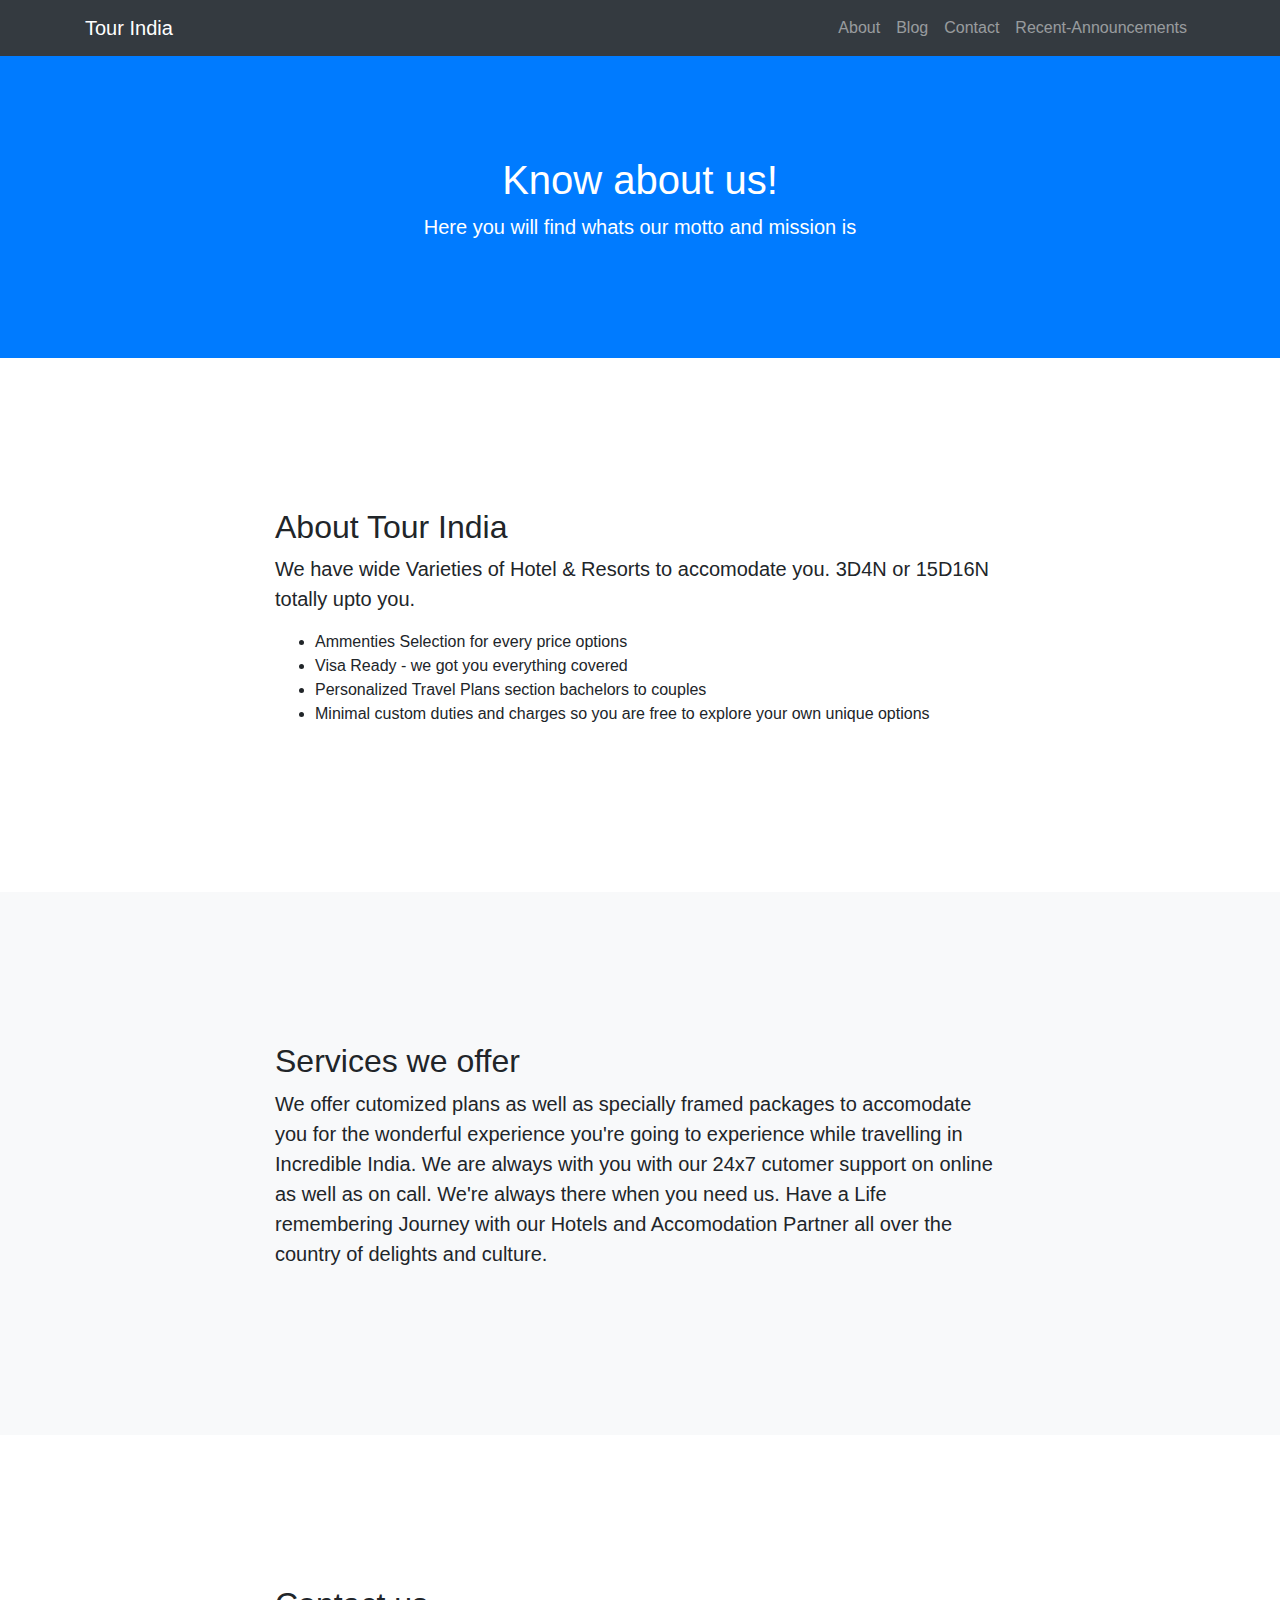
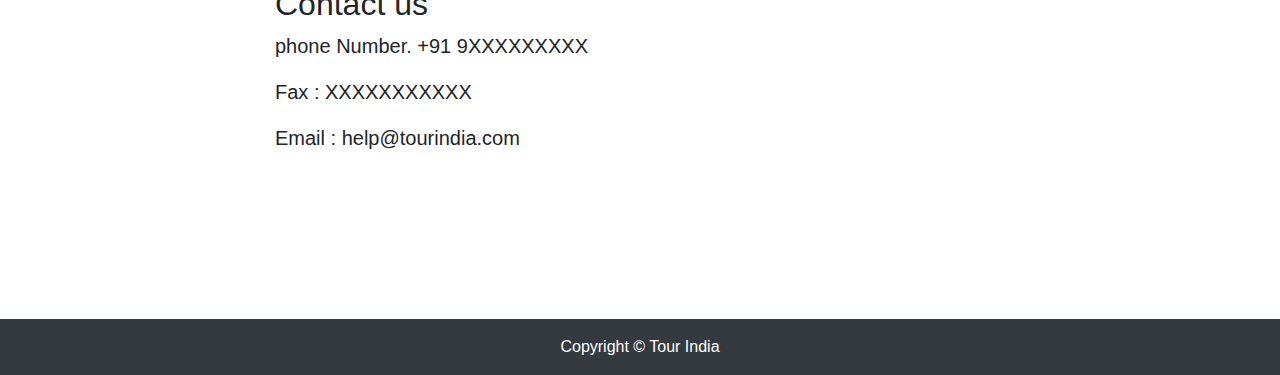
<file: Pages-inside/About.html>
<!DOCTYPE html>
<html lang="en">

<head>

  <meta charset="utf-8">
  <meta name="viewport" content="width=device-width, initial-scale=1, shrink-to-fit=no">
  <meta name="description" content="">
  <meta name="author" content="">

  <title>About Us - Tour India</title>

  <!-- Bootstrap core CSS -->
  <link href="./bootstrap/css/bootstrap.min.css" rel="stylesheet">

  <!-- Custom styles for this template -->
  <link href="css/scrolling-nav.css" rel="stylesheet">

</head>

<body id="page-top">

  <!-- Navigation -->
  <nav class="navbar navbar-expand-lg navbar-dark bg-dark fixed-top" id="mainNav">
    <div class="container">
      <a class="navbar-brand js-scroll-trigger" href="#page-top">Tour India</a>
      <button class="navbar-toggler navbar-toggler-right" type="button" data-toggle="collapse" data-target="#navbarResponsive" aria-controls="navbarResponsive" aria-expanded="false" aria-label="Toggle navigation">
        <span class="navbar-toggler-icon"></span>
      </button>
      <div class="collapse navbar-collapse " id="navbarResponsive">
        <ul class="navbar-nav ml-auto">
          <li class="nav-item">
            <a class="nav-link js-scroll-trigger" href="#about">About</a>
          </li>
          <li class="nav-item">
            <a class="nav-link js-scroll-trigger" href="blog.html">Blog</a>
          </li>
          <li class="nav-item">
            <a class="nav-link js-scroll-trigger" href="#contact">Contact</a>
          </li>
            <li class="nav-item">
            <a class="nav-link js-scroll-trigger" href="Recent-Announcement.html" target="_blank">Recent-Announcements</a>
          </li>
        </ul>
      </div>
    </div>
  </nav>

  <header class="bg-primary text-white">
    <div class="container text-center">
      <h1>Know about us!</h1>
      <p class="lead">Here you will find whats our motto and mission is</p>
    </div>
  </header>

  <section id="about">
    <div class="container">
      <div class="row">
        <div class="col-lg-8 mx-auto">
          <h2>About Tour India</h2>
          <p class="lead">We have wide Varieties of Hotel & Resorts to accomodate you. 3D4N or 15D16N totally upto you.</p>
          <ul>
            <li>Ammenties Selection for every price options</li>
            <li>Visa Ready - we got you everything covered</li>
            <li>Personalized Travel Plans section bachelors to couples</li>
            <li>Minimal custom duties and charges so you are free to explore your own unique options</li>
          </ul>
        </div>
      </div>
    </div>
  </section>

  <section id="services" class="bg-light">
    <div class="container">
      <div class="row">
        <div class="col-lg-8 mx-auto">
          <h2>Services we offer</h2>
          <p class="lead">We offer cutomized plans as well as specially framed packages to accomodate you for the wonderful experience you're going to experience while travelling in Incredible India. We are always with you with our 24x7 cutomer support on online as well as on call. We're always there when you need us. Have a Life remembering Journey with our Hotels and Accomodation Partner all over the country of delights and culture.</p>
        </div>
      </div>
    </div>
  </section>

  <section id="contact">
    <div class="container">
      <div class="row">
        <div class="col-lg-8 mx-auto">
          <h2>Contact us</h2>
            <p class="lead">phone Number. +91 9XXXXXXXXX</p>
            <p class="lead">Fax : XXXXXXXXXXX</p>
            <p class="lead">Email : help@tourindia.com</p>
        </div>
      </div>
    </div>
  </section>

  <!-- Footer -->
  <footer class="py-3 bg-dark">
    <div class="container">
      <p class="m-0 text-center text-white">Copyright &copy; Tour India</p>
    </div>
  </footer>



</body>

</html>
</file>
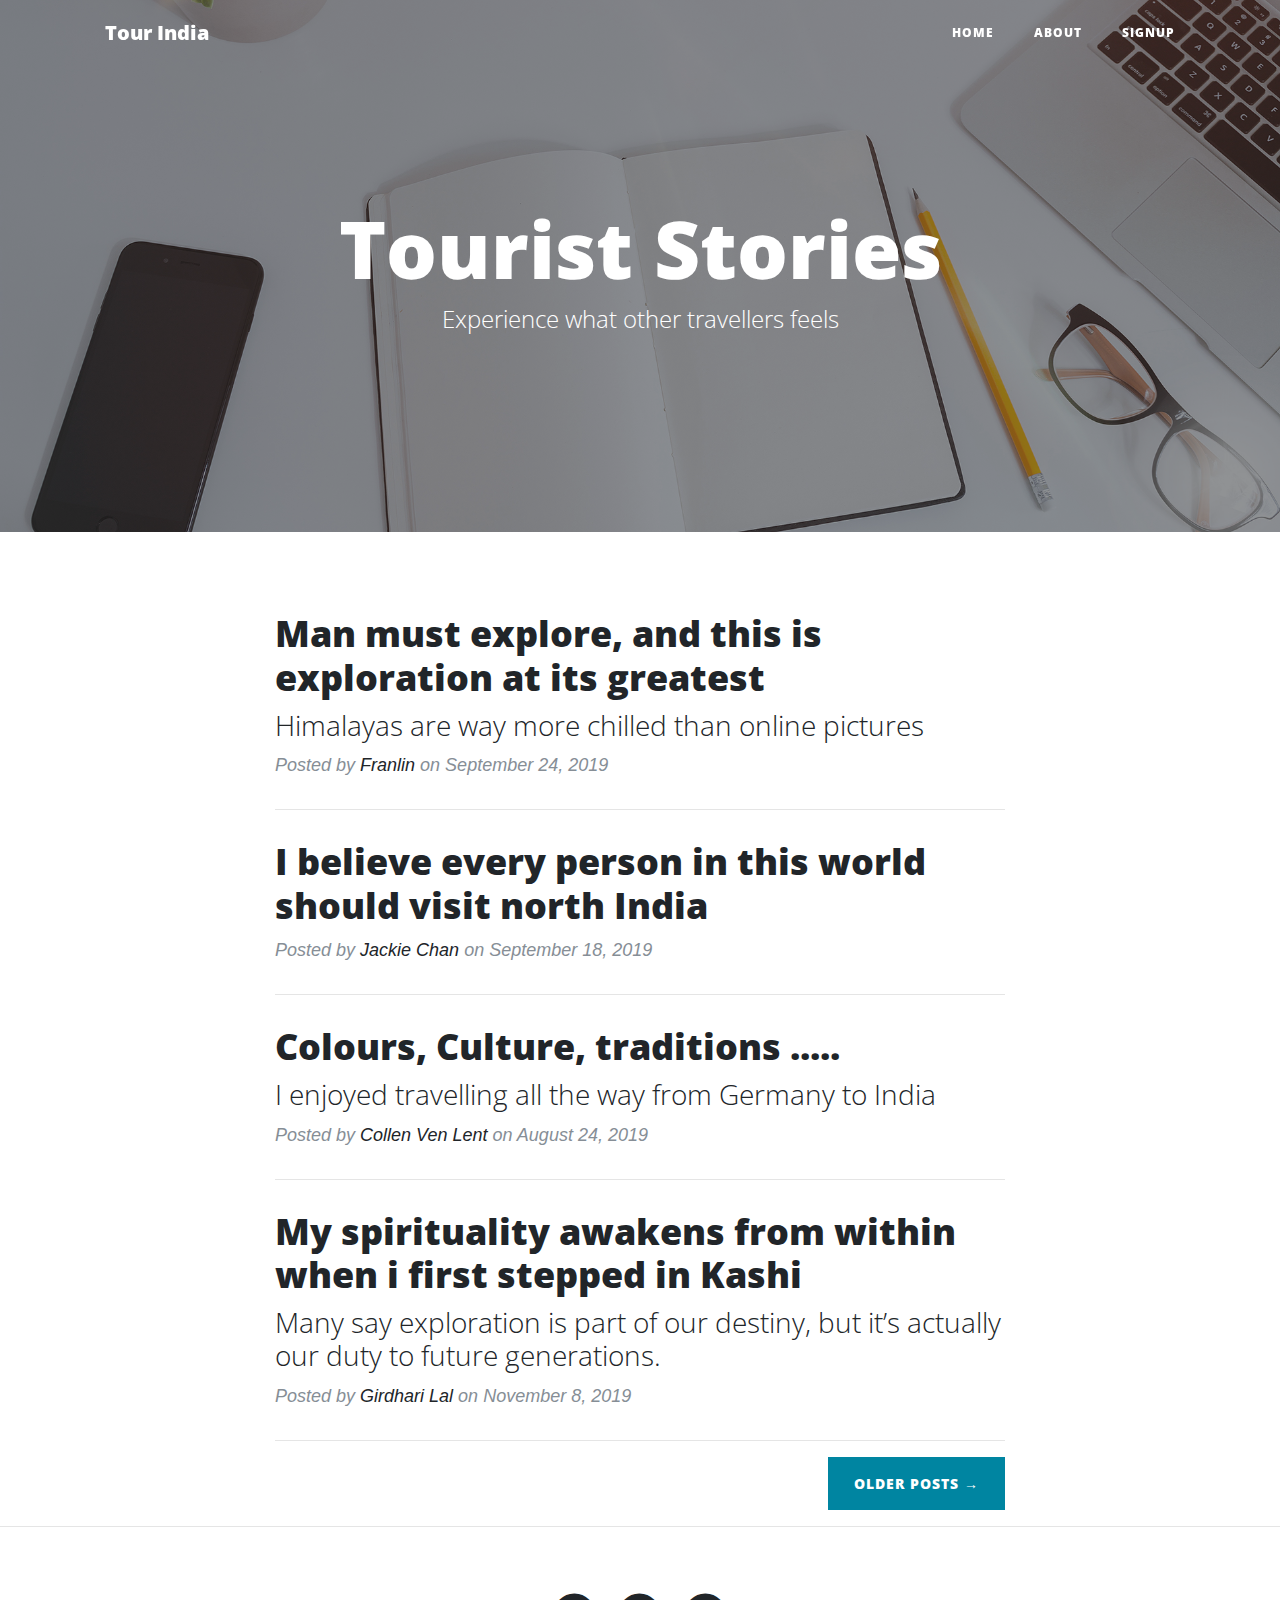
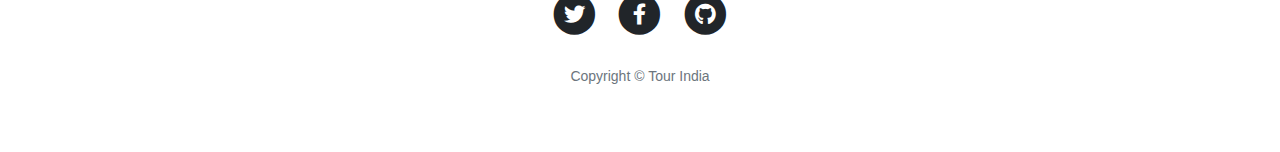
<file: Pages-inside/blog.html>
<!DOCTYPE html>
<html lang="en">

<head>

  <meta charset="utf-8">
  <meta name="viewport" content="width=device-width, initial-scale=1, shrink-to-fit=no">
  <meta name="description" content="">
  <meta name="author" content="">

  <title>Tour India</title>

  <!-- Bootstrap core CSS -->
  <link href="vendor/bootstrap/css/bootstrap.min.css" rel="stylesheet">

  <!-- Custom fonts for this template -->
  <link href="vendor/fontawesome-free/css/all.min.css" rel="stylesheet" type="text/css">
  <link href='https://fonts.googleapis.com/css?family=Lora:400,700,400italic,700italic' rel='stylesheet' type='text/css'>
  <link href='https://fonts.googleapis.com/css?family=Open+Sans:300italic,400italic,600italic,700italic,800italic,400,300,600,700,800' rel='stylesheet' type='text/css'>

  <!-- Custom styles for this template -->
  <link href="css/clean-blog.min.css" rel="stylesheet">

</head>

<body>

  <!-- Navigation -->
  <nav class="navbar navbar-expand-lg navbar-light fixed-top" id="mainNav">
    <div class="container">
      <a class="navbar-brand" href="index.html">Tour India</a>
      <button class="navbar-toggler navbar-toggler-right" type="button" data-toggle="collapse" data-target="#navbarResponsive" aria-controls="navbarResponsive" aria-expanded="false" aria-label="Toggle navigation">
        Menu
        <i class="fas fa-bars"></i>
      </button>
      <div class="collapse navbar-collapse" id="navbarResponsive">
        <ul class="navbar-nav ml-auto">
          <li class="nav-item">
            <a class="nav-link" href="#">Home</a>
          </li>
          <li class="nav-item">
            <a class="nav-link" href="About.html">About</a>
          </li>
            <li class="nav-item">
            <a class="nav-link" href="SignUp.html">SignUp</a>
          </li>
        </ul>
      </div>
    </div>
  </nav>

  <!-- Page Header -->
  <header class="masthead" style="background-image: url('img/home-bg.jpg')">
    <div class="overlay"></div>
    <div class="container">
      <div class="row">
        <div class="col-lg-8 col-md-10 mx-auto">
          <div class="site-heading">
            <h1>Tourist Stories</h1>
            <span class="subheading">Experience what other travellers feels</span>
          </div>
        </div>
      </div>
    </div>
  </header>

  <!-- Main Content -->
  <div class="container">
    <div class="row">
      <div class="col-lg-8 col-md-10 mx-auto">
        <div class="post-preview">
          <a href="#">
            <h2 class="post-title">
              Man must explore, and this is exploration at its greatest
            </h2>
            <h3 class="post-subtitle">
              Himalayas are way more chilled than online pictures
            </h3>
          </a>
          <p class="post-meta">Posted by
            <a href="#">Franlin</a>
            on September 24, 2019</p>
        </div>
        <hr>
        <div class="post-preview">
          <a href="#">
            <h2 class="post-title">
              I believe every person in this world should visit north India
            </h2>
          </a>
          <p class="post-meta">Posted by
            <a href="#">Jackie Chan</a>
            on September 18, 2019</p>
        </div>
        <hr>
        <div class="post-preview">
          <a href="#">
            <h2 class="post-title">
              Colours, Culture, traditions .....
            </h2>
            <h3 class="post-subtitle">
              I enjoyed travelling all the way from Germany to India
            </h3>
          </a>
          <p class="post-meta">Posted by
            <a href="#">Collen Ven Lent</a>
            on August 24, 2019</p>
        </div>
        <hr>
        <div class="post-preview">
          <a href="#">
            <h2 class="post-title">
              My spirituality awakens from within when i first stepped in Kashi
            </h2>
            <h3 class="post-subtitle">
              Many say exploration is part of our destiny, but it’s actually our duty to future generations.
            </h3>
          </a>
          <p class="post-meta">Posted by
            <a href="#">Girdhari Lal</a>
            on November 8, 2019</p>
        </div>
        <hr>
        <!-- Pager -->
        <div class="clearfix">
          <a class="btn btn-primary float-right" href="#">Older Posts &rarr;</a>
        </div>
      </div>
    </div>
  </div>

  <hr>

  <!-- Footer -->
  <footer>
    <div class="container">
      <div class="row">
        <div class="col-lg-8 col-md-10 mx-auto">
          <ul class="list-inline text-center">
            <li class="list-inline-item">
              <a href="#">
                <span class="fa-stack fa-lg">
                  <i class="fas fa-circle fa-stack-2x"></i>
                  <i class="fab fa-twitter fa-stack-1x fa-inverse"></i>
                </span>
              </a>
            </li>
            <li class="list-inline-item">
              <a href="#">
                <span class="fa-stack fa-lg">
                  <i class="fas fa-circle fa-stack-2x"></i>
                  <i class="fab fa-facebook-f fa-stack-1x fa-inverse"></i>
                </span>
              </a>
            </li>
            <li class="list-inline-item">
              <a href="#">
                <span class="fa-stack fa-lg">
                  <i class="fas fa-circle fa-stack-2x"></i>
                  <i class="fab fa-github fa-stack-1x fa-inverse"></i>
                </span>
              </a>
            </li>
          </ul>
          <p class="copyright text-muted">Copyright &copy; Tour India</p>
        </div>
      </div>
    </div>
  </footer>

  <!-- Bootstrap core JavaScript -->
  <script src="vendor/jquery/jquery.min.js"></script>
  <script src="vendor/bootstrap/js/bootstrap.bundle.min.js"></script>

  <!-- Custom scripts for this template -->
  <script src="js/clean-blog.min.js"></script>

</body>

</html>
</file>
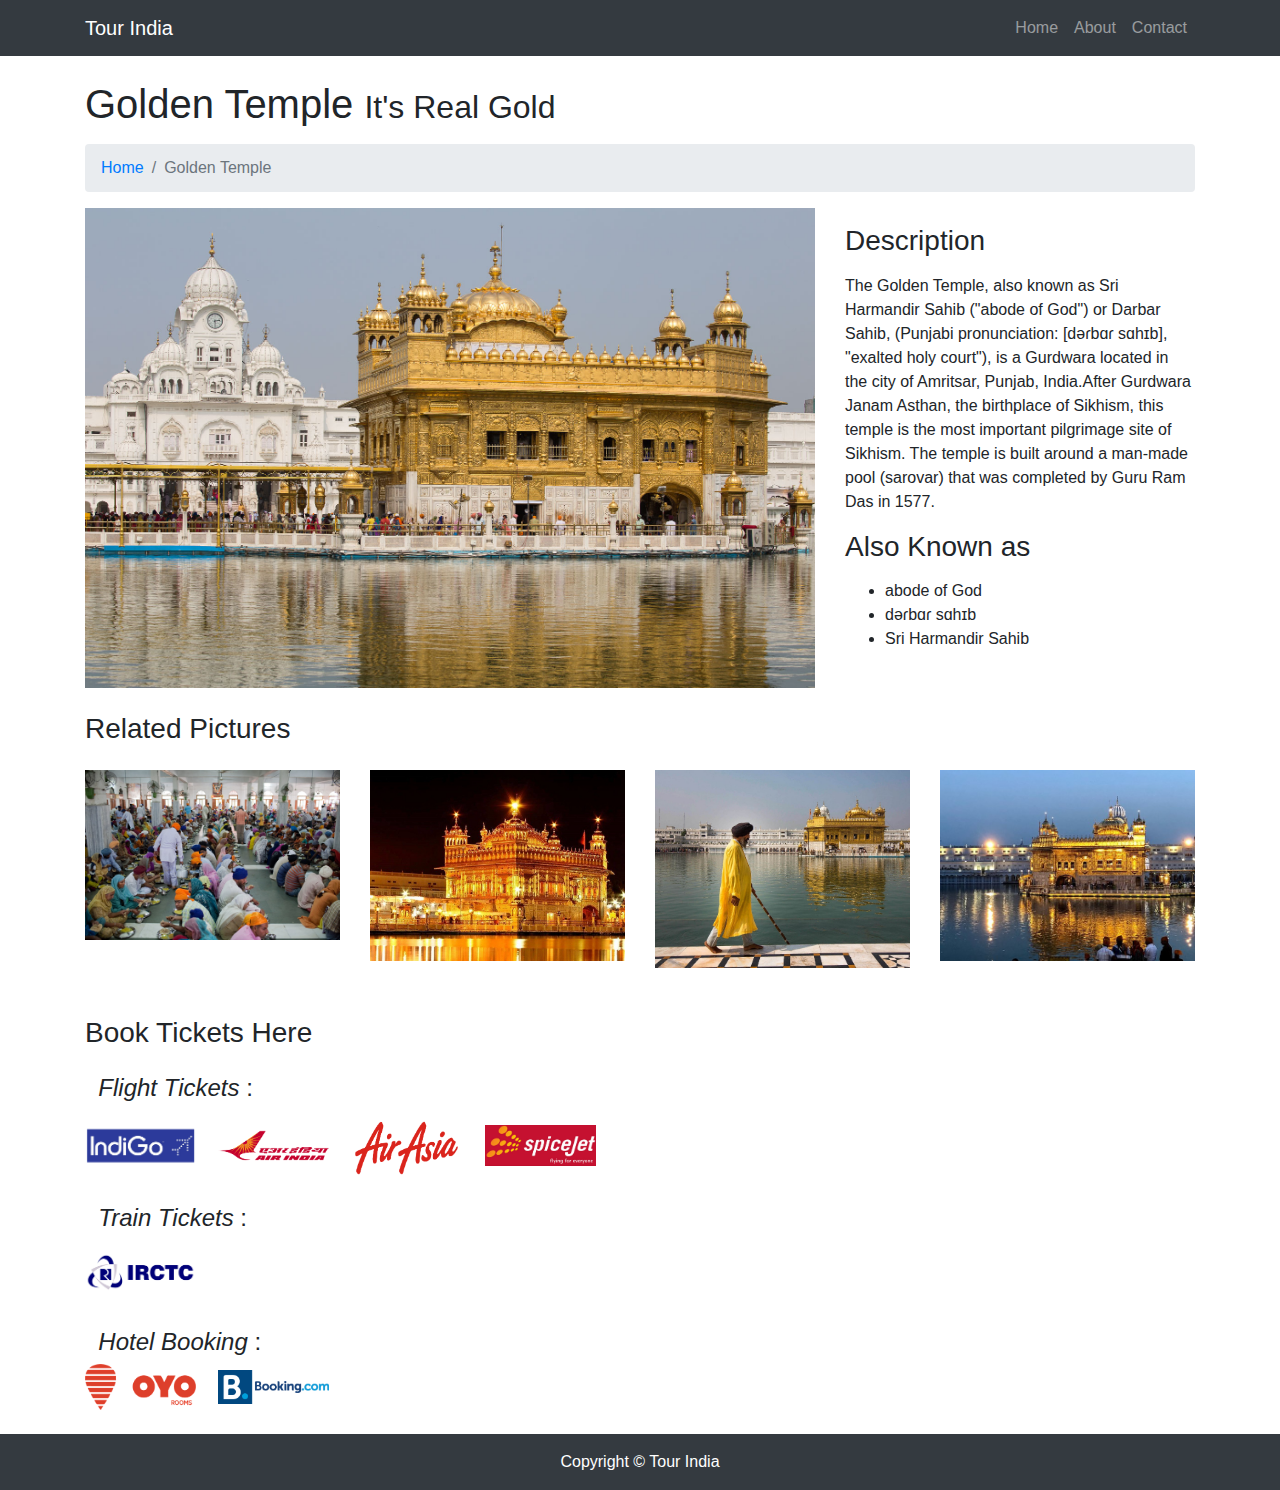
<file: Pages-inside/GoldenTemple-Info.html>
<!DOCTYPE html>
<html lang="en">

<head>

  <meta charset="utf-8">
  <meta name="viewport" content="width=device-width, initial-scale=1, shrink-to-fit=no">
  <meta name="description" content="">
  <meta name="author" content="">

  <title>Tour India</title>

  <!-- Bootstrap core CSS -->
  <link href="vendor/bootstrap/css/bootstrap.min.css" rel="stylesheet">

  <!-- Custom styles for this template -->
  <link href="css/goldentemple.css" rel="stylesheet">

</head>

<body>

  <!-- Navigation -->
  <nav class="navbar fixed-top navbar-expand-lg navbar-dark bg-dark fixed-top">
    <div class="container">
      <a class="navbar-brand" href="index.html">Tour India</a>
      <button class="navbar-toggler navbar-toggler-right" type="button" data-toggle="collapse" data-target="#navbarResponsive" aria-controls="navbarResponsive" aria-expanded="false" aria-label="Toggle navigation">
        <span class="navbar-toggler-icon"></span>
      </button>
      <div class="collapse navbar-collapse" id="navbarResponsive">
        <ul class="navbar-nav ml-auto">
          <li class="nav-item">
            <a class="nav-link" href="index.html">Home</a>
          </li>
          <li class="nav-item">
            <a class="nav-link" href="about.html">About</a>
          </li>
          <li class="nav-item">
            <a class="nav-link" href="contact.html">Contact</a>
          </li>
        </ul>
      </div>
    </div>
  </nav>

  <!-- Page Content -->
  <div class="container">

    <!-- Page Heading/Breadcrumbs -->
    <h1 class="mt-4 mb-3">Golden Temple
      <small>It's Real Gold</small>
    </h1>

    <ol class="breadcrumb">
      <li class="breadcrumb-item">
        <a href="index.html">Home</a>
      </li>
      <li class="breadcrumb-item active">Golden Temple</li>
    </ol>

    <!-- Portfolio Item Row -->
    <div class="row">

      <div class="col-md-8">
        <img class="img-fluid" src="./img/Harmandir-Sahib-Amritsar-India-Punjab.jpg" alt="">
      </div>

      <div class="col-md-4">
        <h3 class="my-3">Description</h3>
        <p>The Golden Temple, also known as Sri Harmandir Sahib ("abode of God") or Darbar Sahib, (Punjabi pronunciation: [dəɾbɑɾ sɑhɪb], "exalted holy court"), is a Gurdwara located in the city of Amritsar, Punjab, India.After Gurdwara Janam Asthan, the birthplace of Sikhism, this temple is the most important pilgrimage site of Sikhism.

The temple is built around a man-made pool (sarovar) that was completed by Guru Ram Das in 1577. </p>
        <h3 class="my-3">Also Known as</h3>
        <ul>
          <li>abode of God</li>
          <li>dəɾbɑɾ sɑhɪb</li>
          <li>Sri Harmandir Sahib</li>
        </ul>
      </div>

    </div>
    <!-- /.row -->

    <!-- Related Projects Row -->
    <h3 class="my-4">Related Pictures</h3>

    <div class="row">

      <div class="col-md-3 col-sm-6 mb-4">
        <a href="#">
          <img class="img-fluid" src="./img/The-Golden-Temple-India8.jpg" alt="">
        </a>
      </div>

      <div class="col-md-3 col-sm-6 mb-4">
        <a href="#">
          <img class="img-fluid" src="./img/597529822Amritsar_Main.jpg" alt="">
        </a>
      </div>

      <div class="col-md-3 col-sm-6 mb-4">
        <a href="#">
          <img class="img-fluid" src="./img/imb-photos-warrior-medium.jpg" alt="">
        </a>
      </div>

      <div class="col-md-3 col-sm-6 mb-4">
        <a href="#">
          <img class="img-fluid" src="./img/photo1.jpg" alt="">
        </a>
      </div>

    </div>
    <!-- /.row -->

    <div>
      <h3 class="my-4">Book Tickets Here</h3>
  
      <h4><i class="fa fa-plane"> &nbsp Flight Tickets</i> :</h4>
      <a href="https://www.goindigo.in/flight-booking.html" target="_blank">
        <img src="img/IndiGo-Logo.png" alt="" width="10%"></a>
        &nbsp
        &nbsp
      <a href="https://www.airindia.in/" target="_blank">
        <img src="img/Air-India-logo.png" alt="" width="10%"></a>
        &nbsp
        &nbsp
      <a href="https://www.airasia.com/en/gb" target="_blank">
        <img src="img/airasia.png" alt="" width="10%"></a>
        &nbsp
        &nbsp
      <a href="https://www.spicejet.com/" target="_blank">
        <img src="img/spicejet.png" alt="" width="10%"></a><br>
      </div>
  
      <br>
  
      <h4><i class="fa fa-train"> &nbsp Train Tickets</i> :</h4>
      <a href="https://www.irctc.co.in/nget/train-search" target="_blank">
        <img src="img/IRCTC-logo.png" alt="" width="10%"></a><br>
      
        <br>
  
      <h4><i class="fa fa-hotel"> &nbsp Hotel Booking</i> :</h4>
      <a href="https://www.oyorooms.com/" target="_blank">
        <img src="img/oyo.png" alt="" width="10%"></a>
        &nbsp
        &nbsp
      <a href="https://www.booking.com/" target="_blank">
        <img src="img/booking.png" alt="" width="10%"></a>
  
    </div>
  
    <br>

  </div>
  <!-- /.container -->

  <!-- Footer -->
  <footer class="py-3 bg-dark">
    <div class="container">
      <p class="m-0 text-center text-white">Copyright &copy; Tour India</p>
    </div>
    <!-- /.container -->
  </footer>

  <!-- Bootstrap core JavaScript -->
  <script src="vendor/jquery/jquery.min.js"></script>
  <script src="vendor/bootstrap/js/bootstrap.bundle.min.js"></script>

</body>

</html>
</file>
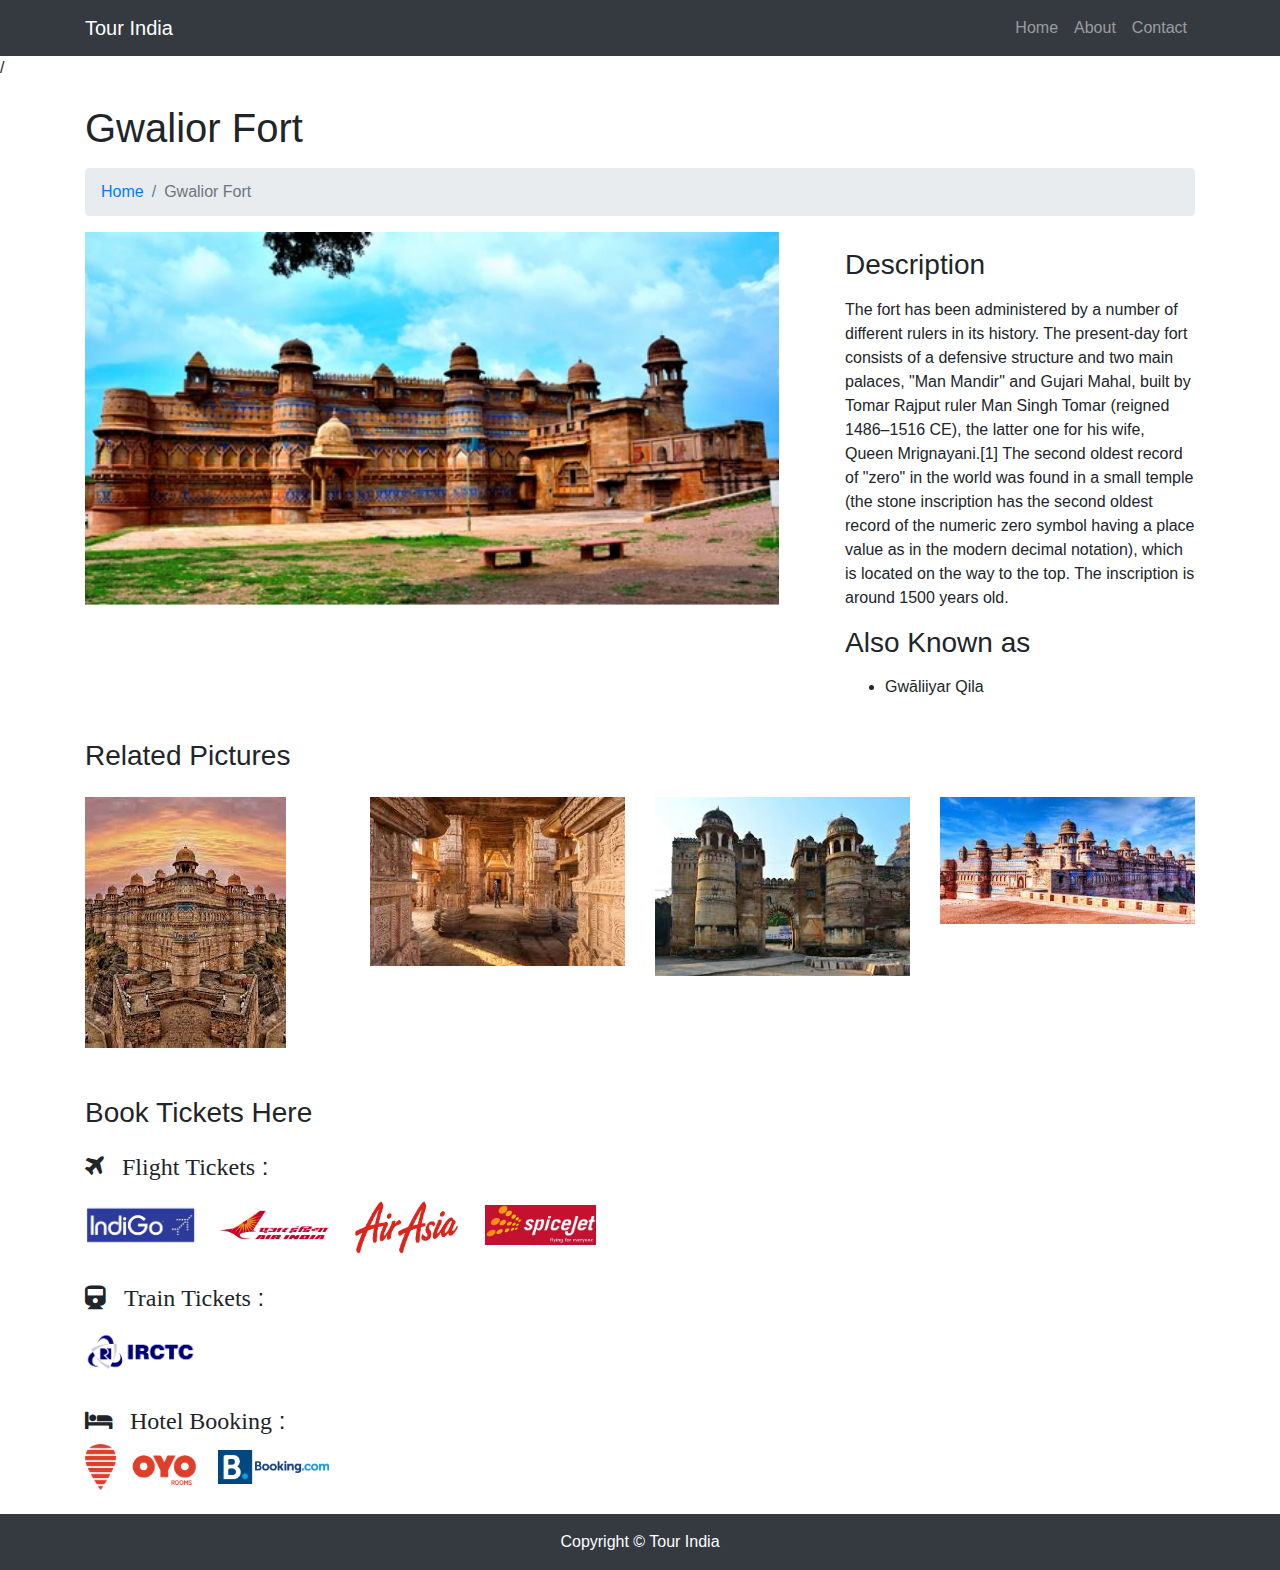
<file: Pages-inside/gwaliorfort-Info.html>
<!DOCTYPE html>
<html lang="en">

<head>

  <meta charset="utf-8">
  <meta name="viewport" content="width=device-width, initial-scale=1, shrink-to-fit=no">
  <meta name="description" content="">
  <meta name="author" content="">

  <title>Tour India</title>

  <!-- Bootstrap core CSS -->
  <link href="vendor/bootstrap/css/bootstrap.min.css" rel="stylesheet">

  <!-- Custom styles for this template -->
  <link href="css/goldentemple.css" rel="stylesheet">

  <!-- ICONS -->/
  <link rel="stylesheet" href="https://cdnjs.cloudflare.com/ajax/libs/font-awesome/4.7.0/css/font-awesome.min.css">

</head>

<body>

  <!-- Navigation -->
  <nav class="navbar fixed-top navbar-expand-lg navbar-dark bg-dark fixed-top">
    <div class="container">
      <a class="navbar-brand" href="index.html">Tour India</a>
      <button class="navbar-toggler navbar-toggler-right" type="button" data-toggle="collapse" data-target="#navbarResponsive" aria-controls="navbarResponsive" aria-expanded="false" aria-label="Toggle navigation">
        <span class="navbar-toggler-icon"></span>
      </button>
      <div class="collapse navbar-collapse" id="navbarResponsive">
        <ul class="navbar-nav ml-auto">
          <li class="nav-item">
            <a class="nav-link" href="index.html">Home</a>
          </li>
          <li class="nav-item">
            <a class="nav-link" href="about.html">About</a>
          </li>
          <li class="nav-item">
            <a class="nav-link" href="contact.html">Contact</a>
          </li>
        </ul>
      </div>
    </div>
  </nav>

  <!-- Page Content -->
  <div class="container">

    <!-- Page Heading/Breadcrumbs -->
    <h1 class="mt-4 mb-3">Gwalior Fort
    </h1>

    <ol class="breadcrumb">
      <li class="breadcrumb-item">
        <a href="index.html">Home</a>
      </li>
      <li class="breadcrumb-item active">Gwalior Fort</li>
    </ol>

    <!-- Portfolio Item Row -->
    <div class="row">

      <div class="col-md-8">
        <img class="img-fluid" src="img/Gwalior Fort1.png" alt="" width="95%" height="80%">
      </div>

      <div class="col-md-4">
        <h3 class="my-3">Description</h3>
        <p> The fort has been administered by a number of different rulers in its history.

            The present-day fort consists of a defensive structure and two main palaces, "Man Mandir" and Gujari Mahal, built by Tomar Rajput ruler Man Singh Tomar (reigned 1486–1516 CE), the latter one for his wife, Queen Mrignayani.[1] The second oldest record of "zero" in the world was found in a small temple (the stone inscription has the second oldest record of the numeric zero symbol having a place value as in the modern decimal notation), which is located on the way to the top. The inscription is around 1500 years old. </p>
        <h3 class="my-3">Also Known as</h3>
        <ul>
          <li>Gwāliiyar Qila</li>
        </ul>
      </div>

    </div>
    <!-- /.row -->

    <!-- Related Projects Row -->
    <h3 class="my-4">Related Pictures</h3>

    <div class="row">

      <div class="col-md-3 col-sm-6 mb-4">
        <a href="#">
          <img class="img-fluid" src="img/gwlf3.jpg" alt="">
        </a>
      </div>

      <div class="col-md-3 col-sm-6 mb-4">
        <a href="#">
          <img class="img-fluid" src="img/gwlf4.jpg" alt="">
        </a>
      </div>

      <div class="col-md-3 col-sm-6 mb-4">
        <a href="#">
          <img class="img-fluid" src="img/gwlf5.jpg" alt="">
        </a>
      </div>

      <div class="col-md-3 col-sm-6 mb-4">
        <a href="#">
          <img class="img-fluid" src="img/gwaf2.jpg" alt="" >
        </a>
      </div>
    </div>
    <!-- /.row -->

    <div>
    <h3 class="my-4">Book Tickets Here</h3>

    <h4><i class="fa fa-plane"> &nbsp Flight Tickets</i> :</h4>
    <a href="https://www.goindigo.in/flight-booking.html" target="_blank">
      <img src="img/IndiGo-Logo.png" alt="" width="10%"></a>
      &nbsp
      &nbsp
    <a href="https://www.airindia.in/" target="_blank">
      <img src="img/Air-India-logo.png" alt="" width="10%"></a>
      &nbsp
      &nbsp
    <a href="https://www.airasia.com/en/gb" target="_blank">
      <img src="img/airasia.png" alt="" width="10%"></a>
      &nbsp
      &nbsp
    <a href="https://www.spicejet.com/" target="_blank">
      <img src="img/spicejet.png" alt="" width="10%"></a><br>
    </div>

    <br>

    <h4><i class="fa fa-train"> &nbsp Train Tickets</i> :</h4>
    <a href="https://www.irctc.co.in/nget/train-search" target="_blank">
      <img src="img/IRCTC-logo.png" alt="" width="10%"></a><br>
    
      <br>

    <h4><i class="fa fa-hotel"> &nbsp Hotel Booking</i> :</h4>
    <a href="https://www.oyorooms.com/" target="_blank">
      <img src="img/oyo.png" alt="" width="10%"></a>
      &nbsp
      &nbsp
    <a href="https://www.booking.com/" target="_blank">
      <img src="img/booking.png" alt="" width="10%"></a>

  </div>

  <br>
  <!-- /.container -->

  <!-- Footer -->
  <footer class="py-3 bg-dark">
    <div class="container">
      <p class="m-0 text-center text-white">Copyright &copy; Tour India</p>
    </div>
    <!-- /.container -->
  </footer>

  <!-- Bootstrap core JavaScript -->
  <script src="vendor/jquery/jquery.min.js"></script>
  <script src="vendor/bootstrap/js/bootstrap.bundle.min.js"></script>

</body>

</html>
</file>
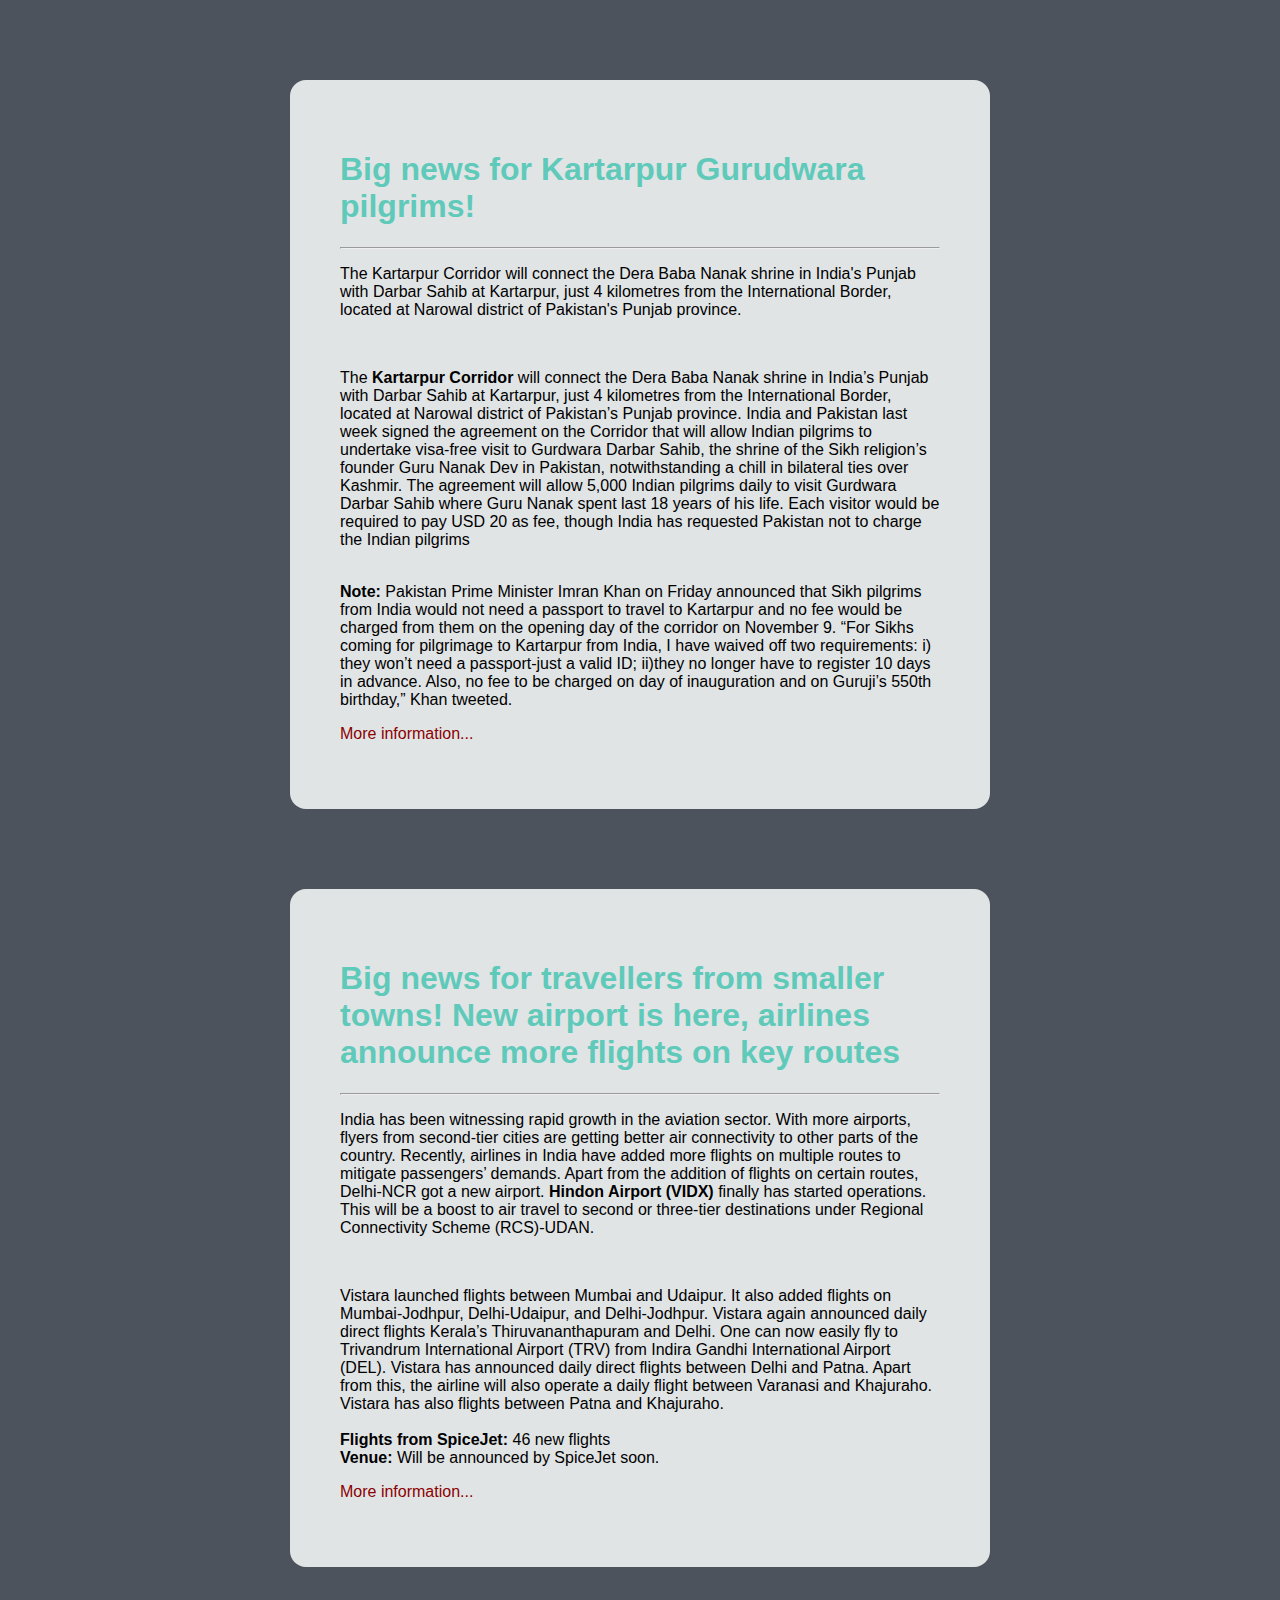
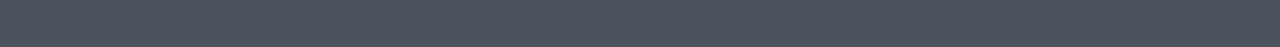
<file: Pages-inside/Recent-Announcement.html>
<!doctype html>
<html>
<head>
    <title>ANNOUNCEMENT</title>
    <style type="text/css">
        .cool
        {
            color: #5fcaba;
        }
    body {
        background-color: #4c535d;
        margin: 0;
        padding: 0;
        font-family: "Open Sans", "Helvetica Neue", sans-serif;     
    }
    div {
        width: 600px;
        margin: 5em auto;
        padding: 50px;
        background-color: #e1e4e5;
        border-radius: 1em;
    }
    a:link, a:visited {
        color: darkred;
        text-decoration: none;
    }
    @media (max-width: 700px) {
        body {
            background-color: #fff;
        }
        div {
            width: auto;
            margin: 0 auto;
            border-radius: 0;
            padding: 1em;
        }
    }
    </style>    
</head>

<body>
<div>
    <h1 class="cool"> Big news for Kartarpur Gurudwara pilgrims!  </h1><hr>
    <p>The Kartarpur Corridor will connect the Dera Baba Nanak shrine in India's Punjab with Darbar Sahib at Kartarpur, just 4 kilometres from the International Border, located at Narowal district of Pakistan's Punjab province. </p><br>

<p>The <strong>Kartarpur Corridor</strong> will connect the Dera Baba Nanak shrine in India’s Punjab with Darbar Sahib at Kartarpur, just 4 kilometres from the International Border, located at Narowal district of Pakistan’s Punjab province. India and Pakistan last week signed the agreement on the Corridor that will allow Indian pilgrims to undertake visa-free visit to Gurdwara Darbar Sahib, the shrine of the Sikh religion’s founder Guru Nanak Dev in Pakistan, notwithstanding a chill in bilateral ties over Kashmir.

The agreement will allow 5,000 Indian pilgrims daily to visit Gurdwara Darbar Sahib where Guru Nanak spent last 18 years of his life. Each visitor would be required to pay USD 20 as fee, though India has requested Pakistan not to charge the Indian pilgrims</p><br>

<strong>Note:</strong> Pakistan Prime Minister Imran Khan on Friday announced that Sikh pilgrims from India would not need a passport to travel to Kartarpur and no fee would be charged from them on the opening day of the corridor on November 9. “For Sikhs coming for pilgrimage to Kartarpur from India, I have waived off two requirements: i) they won’t need a passport-just a valid ID; ii)they no longer have to register 10 days in advance. Also, no fee to be charged on day of inauguration and on Guruji’s 550th birthday,” Khan tweeted.<br>

    <p><a href=" ">More information...</a></p>
</div>
      
    <div>
    <h1 class="cool"> Big news for travellers from smaller towns! New airport is here, airlines announce more flights on key routes  </h1><hr>
    <p>India has been witnessing rapid growth in the aviation sector. With more airports, flyers from second-tier cities are getting better air connectivity to other parts of the country. Recently, airlines in India have added more flights on multiple routes to mitigate passengers’ demands. Apart from the addition of flights on certain routes, Delhi-NCR got a new airport. <strong>Hindon Airport (VIDX)</strong> finally has started operations. This will be a boost to air travel to second or three-tier destinations under Regional Connectivity Scheme (RCS)-UDAN.</p><br> 

 
<p>
Vistara launched flights between Mumbai and Udaipur. It also added flights on Mumbai-Jodhpur, Delhi-Udaipur, and Delhi-Jodhpur. Vistara again announced daily direct flights Kerala’s Thiruvananthapuram and Delhi. One can now easily fly to Trivandrum International Airport (TRV) from Indira Gandhi International Airport (DEL). Vistara has announced daily direct flights between Delhi and Patna. Apart from this, the airline will also operate a daily flight between Varanasi and Khajuraho. Vistara has also flights between Patna and Khajuraho.  
<br> <br> 
 

<strong>Flights from SpiceJet:</strong>  46 new flights<br> 
<strong>Venue: </strong>Will be announced by SpiceJet soon.<br> 
 

    <p><a href=" ">More information...</a></p>
</div>  
    
        
    
</body>
</html>
</file>
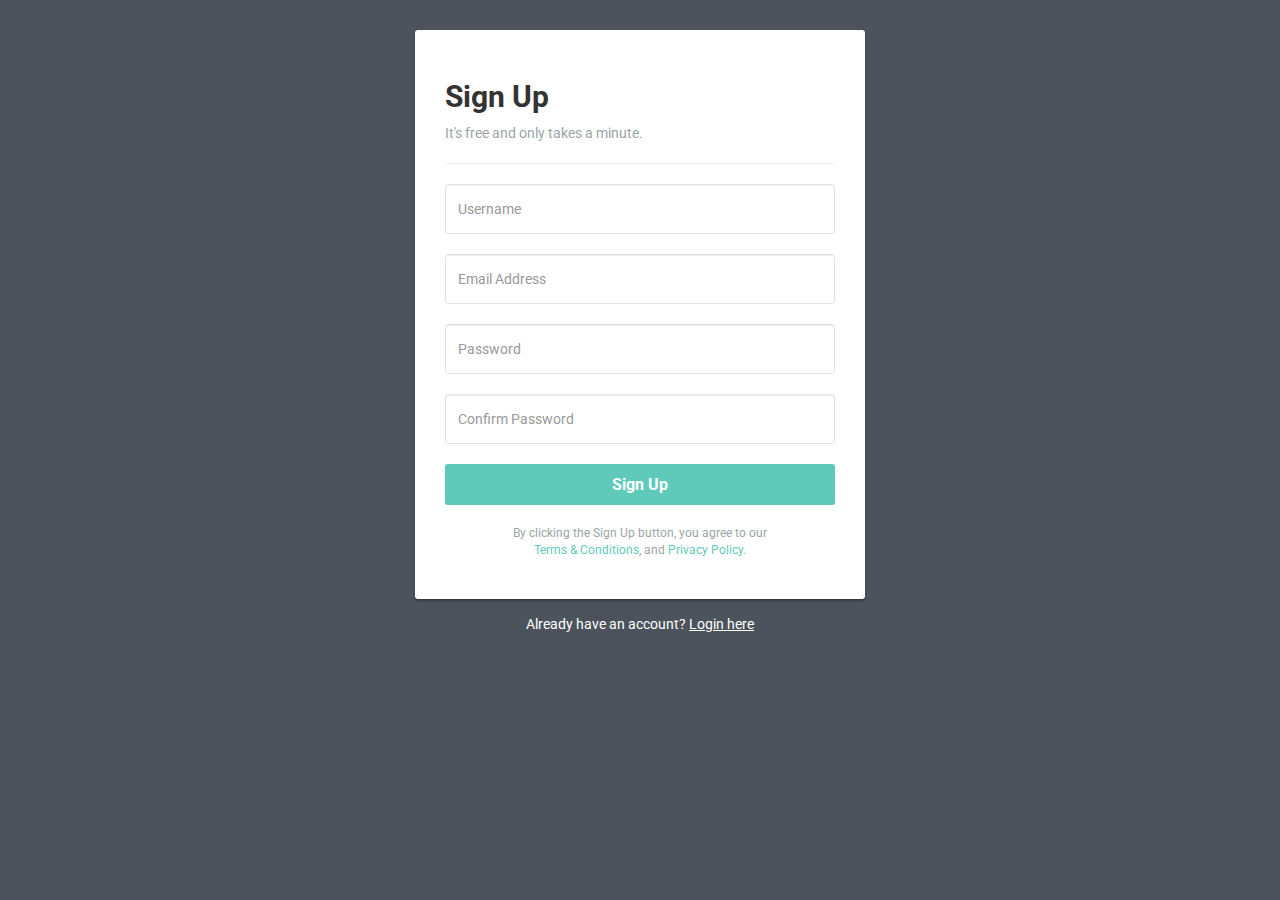
<file: Pages-inside/SignUp.html>
<!DOCTYPE html>
<html lang="en">
<head>
<meta charset="utf-8">
<meta http-equiv="X-UA-Compatible" content="IE=edge">
<meta name="viewport" content="width=device-width, initial-scale=1">
<link href="https://fonts.googleapis.com/css?family=Roboto:400,700" rel="stylesheet">
<title>Tour India Sign up Form</title>
<link rel="stylesheet" href="https://maxcdn.bootstrapcdn.com/bootstrap/3.3.7/css/bootstrap.min.css">
<script src="./vendor/jquery/jquery.min.js"></script>
<script src="https://maxcdn.bootstrapcdn.com/bootstrap/3.3.7/js/bootstrap.min.js"></script> 
<style type="text/css">
	body {
		color: #fff;
		background: #4c535d;
		font-family: 'Roboto', sans-serif;
	}
    .form-control {
        min-height: 50px;
		border-color: #e1e4e5;
	}
    .form-control, .btn {        
        border-radius: 3px;
    }    
	.signup-form {
		width: 450px;
		margin: 0 auto;
		padding: 30px 0;
	}	
    .signup-form form {
		color: #9ba5a8;
		border-radius: 3px;
    	margin-bottom: 15px;
        background: #fff;
        box-shadow: 0px 2px 2px rgba(0, 0, 0, 0.3);
        padding: 30px;
    }
	.signup-form h2 {
		color: #333;
		font-weight: bold;   
    }
	.signup-form .form-group {
		margin-bottom: 20px;
	}
    .signup-form .btn {        
        font-size: 16px;
        font-weight: bold;
		background: #5fcaba;
		border: none;
		min-width: 140px;
    }
	.signup-form .btn:hover, .signup-form .btn:focus {
		background: #3fc0ad;
	}
	.signup-form a {
		color: #fff;
		text-decoration: underline;
	}
	.signup-form form a {
		color: #5fcaba;
		text-decoration: none;
	}	
	.signup-form form a:hover {
		text-decoration: underline;
	}
</style>
</head>
<body>
<div class="signup-form">
    <form action="" method="post">
		<h2>Sign Up</h2>
		<p>It's free and only takes a minute.</p>
		<hr>
        <div class="form-group">
        	<input type="text" class="form-control" name="username" placeholder="Username" required="required">
        </div>
        <div class="form-group">
        	<input type="email" class="form-control" name="email" placeholder="Email Address" required="required">
        </div>
		<div class="form-group">
            <input type="password" class="form-control" name="password" placeholder="Password" required="required">
        </div>
		<div class="form-group">
            <input type="password" class="form-control" name="confirm_password" placeholder="Confirm Password" required="required">
        </div>
		<div class="form-group">
            <button type="submit" class="btn btn-primary btn-block btn-lg">Sign Up</button>
        </div>
		<p class="small text-center">By clicking the Sign Up button, you agree to our <br><a href="#">Terms &amp; Conditions</a>, and <a href="#">Privacy Policy</a>.</p>
    </form>
	<div class="text-center">Already have an account? <a href="#">Login here</a></div>
</div>
</body>
</html>
</file>
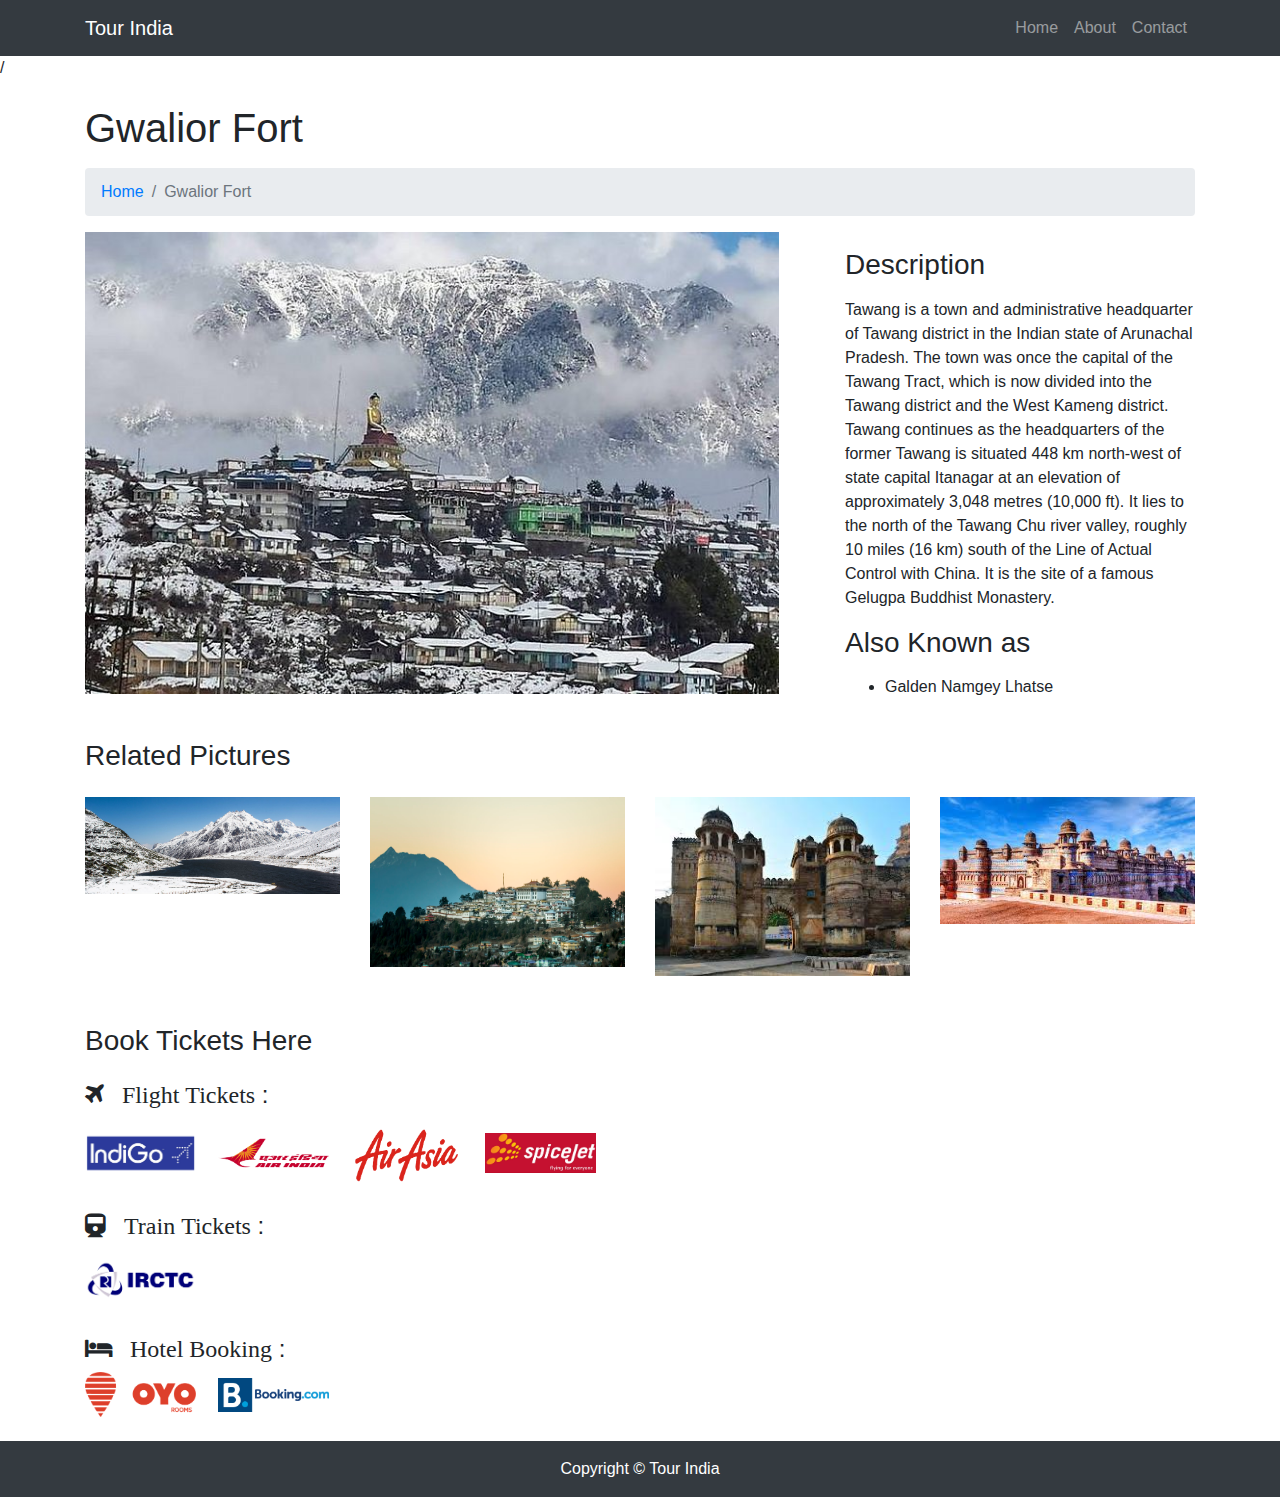
<file: Pages-inside/twang.html>
<!DOCTYPE html>
<html lang="en">

<head>

  <meta charset="utf-8">
  <meta name="viewport" content="width=device-width, initial-scale=1, shrink-to-fit=no">
  <meta name="description" content="">
  <meta name="author" content="">

  <title>Tour India</title>

  <!-- Bootstrap core CSS -->
  <link href="vendor/bootstrap/css/bootstrap.min.css" rel="stylesheet">

  <!-- Custom styles for this template -->
  <link href="css/goldentemple.css" rel="stylesheet">

  <!-- ICONS -->/
  <link rel="stylesheet" href="https://cdnjs.cloudflare.com/ajax/libs/font-awesome/4.7.0/css/font-awesome.min.css">

</head>

<body>

  <!-- Navigation -->
  <nav class="navbar fixed-top navbar-expand-lg navbar-dark bg-dark fixed-top">
    <div class="container">
      <a class="navbar-brand" href="index.html">Tour India</a>
      <button class="navbar-toggler navbar-toggler-right" type="button" data-toggle="collapse" data-target="#navbarResponsive" aria-controls="navbarResponsive" aria-expanded="false" aria-label="Toggle navigation">
        <span class="navbar-toggler-icon"></span>
      </button>
      <div class="collapse navbar-collapse" id="navbarResponsive">
        <ul class="navbar-nav ml-auto">
          <li class="nav-item">
            <a class="nav-link" href="index.html">Home</a>
          </li>
          <li class="nav-item">
            <a class="nav-link" href="about.html">About</a>
          </li>
          <li class="nav-item">
            <a class="nav-link" href="contact.html">Contact</a>
          </li>
        </ul>
      </div>
    </div>
  </nav>

  <!-- Page Content -->
  <div class="container">

    <!-- Page Heading/Breadcrumbs -->
    <h1 class="mt-4 mb-3">Gwalior Fort
    </h1>

    <ol class="breadcrumb">
      <li class="breadcrumb-item">
        <a href="index.html">Home</a>
      </li>
      <li class="breadcrumb-item active">Gwalior Fort</li>
    </ol>

    <!-- Portfolio Item Row -->
    <div class="row">

      <div class="col-md-8">
        <img class="img-fluid" src="img/twang cover.jpg" alt="" width="95%" height="80%">
      </div>

      <div class="col-md-4">
        <h3 class="my-3">Description</h3>
        <p> Tawang is a town and administrative headquarter of Tawang district in the Indian state of Arunachal Pradesh.
            The town was once the capital of the Tawang Tract, which is now divided into the Tawang district and the West Kameng district. Tawang continues as the headquarters of the former
            Tawang is situated 448 km north-west of state capital Itanagar at an elevation of approximately 3,048 metres (10,000 ft). 
            It lies to the north of the Tawang Chu river valley, roughly 10 miles (16 km) south of the Line of Actual Control with China. It is the site of a famous Gelugpa Buddhist Monastery.
        </p>
        <h3 class="my-3">Also Known as</h3>
        <ul>
          <li>Galden Namgey Lhatse</li>
        </ul>
      </div>

    </div>
    <!-- /.row -->

    <!-- Related Projects Row -->
    <h3 class="my-4">Related Pictures</h3>

    <div class="row">

      <div class="col-md-3 col-sm-6 mb-4">
        <a href="#">
          <img class="img-fluid" src="img/Twang1.jpg" alt="">
        </a>
      </div>

      <div class="col-md-3 col-sm-6 mb-4">
        <a href="#">
          <img class="img-fluid" src="img/tawang2.jpg" alt="">
        </a>
      </div>

      <div class="col-md-3 col-sm-6 mb-4">
        <a href="#">
          <img class="img-fluid" src="img/gwlf5.jpg" alt="">
        </a>
      </div>

      <div class="col-md-3 col-sm-6 mb-4">
        <a href="#">
          <img class="img-fluid" src="img/gwaf2.jpg" alt="" >
        </a>
      </div>
    </div>
    <!-- /.row -->

    <div>
    <h3 class="my-4">Book Tickets Here</h3>

    <h4><i class="fa fa-plane"> &nbsp Flight Tickets</i> :</h4>
    <a href="https://www.goindigo.in/flight-booking.html" target="_blank">
      <img src="img/IndiGo-Logo.png" alt="" width="10%"></a>
      &nbsp
      &nbsp
    <a href="https://www.airindia.in/" target="_blank">
      <img src="img/Air-India-logo.png" alt="" width="10%"></a>
      &nbsp
      &nbsp
    <a href="https://www.airasia.com/en/gb" target="_blank">
      <img src="img/airasia.png" alt="" width="10%"></a>
      &nbsp
      &nbsp
    <a href="https://www.spicejet.com/" target="_blank">
      <img src="img/spicejet.png" alt="" width="10%"></a><br>
    </div>

    <br>

    <h4><i class="fa fa-train"> &nbsp Train Tickets</i> :</h4>
    <a href="https://www.irctc.co.in/nget/train-search" target="_blank">
      <img src="img/IRCTC-logo.png" alt="" width="10%"></a><br>
    
      <br>

    <h4><i class="fa fa-hotel"> &nbsp Hotel Booking</i> :</h4>
    <a href="https://www.oyorooms.com/" target="_blank">
      <img src="img/oyo.png" alt="" width="10%"></a>
      &nbsp
      &nbsp
    <a href="https://www.booking.com/" target="_blank">
      <img src="img/booking.png" alt="" width="10%"></a>

  </div>

  <br>
  <!-- /.container -->

  <!-- Footer -->
  <footer class="py-3 bg-dark">
    <div class="container">
      <p class="m-0 text-center text-white">Copyright &copy; Tour India</p>
    </div>
    <!-- /.container -->
  </footer>

  <!-- Bootstrap core JavaScript -->
  <script src="vendor/jquery/jquery.min.js"></script>
  <script src="vendor/bootstrap/js/bootstrap.bundle.min.js"></script>

</body>

</html>
</file>
<file: Pages-inside/css/scrolling-nav.css>
header {
  padding: 156px 0 100px;
}

section {
  padding: 150px 0;
}
</file>
<file: Pages-inside/css/clean-blog.min.css>
*/body{font-size:20px;color:#212529;font-family:Lora,'Times New Roman',serif}p{line-height:1.5;margin:30px 0}p a{text-decoration:underline}h1,h2,h3,h4,h5,h6{font-weight:800;font-family:'Open Sans','Helvetica Neue',Helvetica,Arial,sans-serif}a{color:#212529;-webkit-transition:all .2s;transition:all .2s}a:focus,a:hover{color:#0085a1}blockquote{font-style:italic;color:#868e96}.section-heading{font-size:36px;font-weight:700;margin-top:60px}.caption{font-size:14px;font-style:italic;display:block;margin:0;padding:10px;text-align:center;border-bottom-right-radius:5px;border-bottom-left-radius:5px}::-moz-selection{color:#fff;background:#0085a1;text-shadow:none}::selection{color:#fff;background:#0085a1;text-shadow:none}img::-moz-selection{color:#fff;background:0 0}img::selection{color:#fff;background:0 0}img::-moz-selection{color:#fff;background:0 0}#mainNav{position:absolute;border-bottom:1px solid #e9ecef;background-color:#fff;font-family:'Open Sans','Helvetica Neue',Helvetica,Arial,sans-serif}#mainNav .navbar-brand{font-weight:800;color:#343a40}#mainNav .navbar-toggler{font-size:12px;font-weight:800;padding:13px;text-transform:uppercase;color:#343a40}#mainNav .navbar-nav>li.nav-item>a{font-size:12px;font-weight:800;letter-spacing:1px;text-transform:uppercase}@media only screen and (min-width:992px){#mainNav{border-bottom:1px solid transparent;background:0 0}#mainNav .navbar-brand{padding:10px 20px;color:#fff}#mainNav .navbar-brand:focus,#mainNav .navbar-brand:hover{color:rgba(255,255,255,.8)}#mainNav .navbar-nav>li.nav-item>a{padding:10px 20px;color:#fff}#mainNav .navbar-nav>li.nav-item>a:focus,#mainNav .navbar-nav>li.nav-item>a:hover{color:rgba(255,255,255,.8)}}@media only screen and (min-width:992px){#mainNav{-webkit-transition:background-color .2s;transition:background-color .2s;-webkit-transform:translate3d(0,0,0);transform:translate3d(0,0,0);-webkit-backface-visibility:hidden}#mainNav.is-fixed{position:fixed;top:-67px;-webkit-transition:-webkit-transform .2s;transition:-webkit-transform .2s;transition:transform .2s;transition:transform .2s,-webkit-transform .2s;border-bottom:1px solid #fff;background-color:rgba(255,255,255,.9)}#mainNav.is-fixed .navbar-brand{color:#212529}#mainNav.is-fixed .navbar-brand:focus,#mainNav.is-fixed .navbar-brand:hover{color:#0085a1}#mainNav.is-fixed .navbar-nav>li.nav-item>a{color:#212529}#mainNav.is-fixed .navbar-nav>li.nav-item>a:focus,#mainNav.is-fixed .navbar-nav>li.nav-item>a:hover{color:#0085a1}#mainNav.is-visible{-webkit-transform:translate3d(0,100%,0);transform:translate3d(0,100%,0)}}header.masthead{margin-bottom:50px;background:no-repeat center center;background-color:#868e96;background-attachment:scroll;position:relative;background-size:cover}header.masthead .overlay{position:absolute;top:0;left:0;height:100%;width:100%;background-color:#212529;opacity:.5}header.masthead .page-heading,header.masthead .post-heading,header.masthead .site-heading{padding:200px 0 150px;color:#fff}@media only screen and (min-width:768px){header.masthead .page-heading,header.masthead .post-heading,header.masthead .site-heading{padding:200px 0}}header.masthead .page-heading,header.masthead .site-heading{text-align:center}header.masthead .page-heading h1,header.masthead .site-heading h1{font-size:50px;margin-top:0}header.masthead .page-heading .subheading,header.masthead .site-heading .subheading{font-size:24px;font-weight:300;line-height:1.1;display:block;margin:10px 0 0;font-family:'Open Sans','Helvetica Neue',Helvetica,Arial,sans-serif}@media only screen and (min-width:768px){header.masthead .page-heading h1,header.masthead .site-heading h1{font-size:80px}}header.masthead .post-heading h1{font-size:35px}header.masthead .post-heading .meta,header.masthead .post-heading .subheading{line-height:1.1;display:block}header.masthead .post-heading .subheading{font-size:24px;font-weight:600;margin:10px 0 30px;font-family:'Open Sans','Helvetica Neue',Helvetica,Arial,sans-serif}header.masthead .post-heading .meta{font-size:20px;font-weight:300;font-style:italic;font-family:Lora,'Times New Roman',serif}header.masthead .post-heading .meta a{color:#fff}@media only screen and (min-width:768px){header.masthead .post-heading h1{font-size:55px}header.masthead .post-heading .subheading{font-size:30px}}.post-preview>a{color:#212529}.post-preview>a:focus,.post-preview>a:hover{text-decoration:none;color:#0085a1}.post-preview>a>.post-title{font-size:30px;margin-top:30px;margin-bottom:10px}.post-preview>a>.post-subtitle{font-weight:300;margin:0 0 10px}.post-preview>.post-meta{font-size:18px;font-style:italic;margin-top:0;color:#868e96}.post-preview>.post-meta>a{text-decoration:none;color:#212529}.post-preview>.post-meta>a:focus,.post-preview>.post-meta>a:hover{text-decoration:underline;color:#0085a1}@media only screen and (min-width:768px){.post-preview>a>.post-title{font-size:36px}}.floating-label-form-group{font-size:14px;position:relative;margin-bottom:0;padding-bottom:.5em;border-bottom:1px solid #dee2e6}.floating-label-form-group input,.floating-label-form-group textarea{font-size:1.5em;position:relative;z-index:1;padding:0;resize:none;border:none;border-radius:0;background:0 0;-webkit-box-shadow:none!important;box-shadow:none!important;font-family:Lora,'Times New Roman',serif}.floating-label-form-group input::-webkit-input-placeholder,.floating-label-form-group textarea::-webkit-input-placeholder{color:#868e96;font-family:Lora,'Times New Roman',serif}.floating-label-form-group label{font-size:.85em;line-height:1.764705882em;position:relative;z-index:0;top:2em;display:block;margin:0;-webkit-transition:top .3s ease,opacity .3s ease;transition:top .3s ease,opacity .3s ease;vertical-align:middle;vertical-align:baseline;opacity:0}.floating-label-form-group .help-block{margin:15px 0}.floating-label-form-group-with-value label{top:0;opacity:1}.floating-label-form-group-with-focus label{color:#0085a1}form .form-group:first-child .floating-label-form-group{border-top:1px solid #dee2e6}footer{padding:50px 0 65px}footer .list-inline{margin:0;padding:0}footer .copyright{font-size:14px;margin-bottom:0;text-align:center}.btn{font-size:14px;font-weight:800;padding:15px 25px;letter-spacing:1px;text-transform:uppercase;border-radius:0;font-family:'Open Sans','Helvetica Neue',Helvetica,Arial,sans-serif}.btn-primary{background-color:#0085a1;border-color:#0085a1}.btn-primary:active,.btn-primary:focus,.btn-primary:hover{color:#fff;background-color:#00657b!important;border-color:#00657b!important}.btn-lg{font-size:16px;padding:25px 35px}
</file>
<file: Pages-inside/css/goldentemple.css>
/*!
 * Start Bootstrap - Modern Business (https://startbootstrap.com/template-overviews/modern-business)
 * Copyright 2013-2019 Start Bootstrap
 * Licensed under MIT (https://github.com/BlackrockDigital/startbootstrap-logomodern-business-nav/blob/master/LICENSE)
 */
body {
  padding-top: 56px;
}

.carousel-item {
  height: 65vh;
  min-height: 300px;
  background: no-repeat center center scroll;
  -webkit-background-size: cover;
  -moz-background-size: cover;
  -o-background-size: cover;
  background-size: cover;
}

.portfolio-item {
  margin-bottom: 30px;
}
</file>
